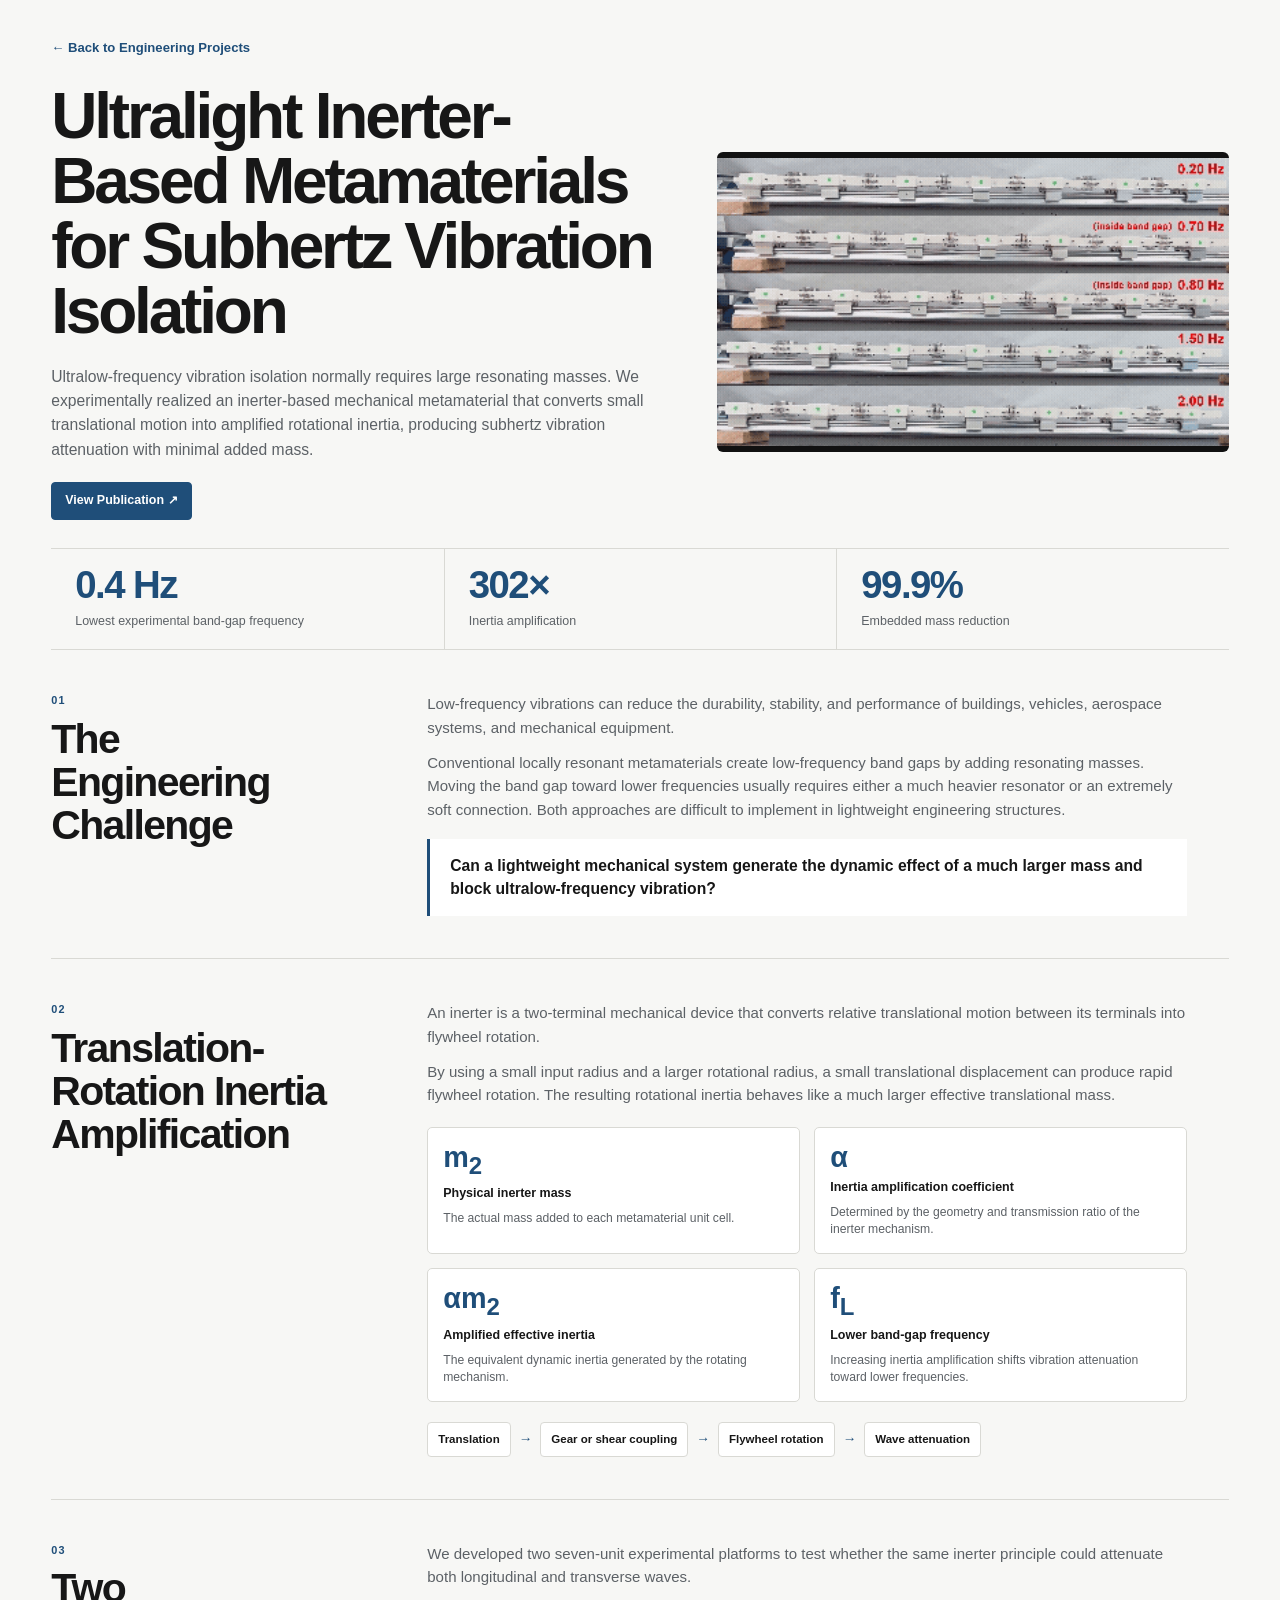
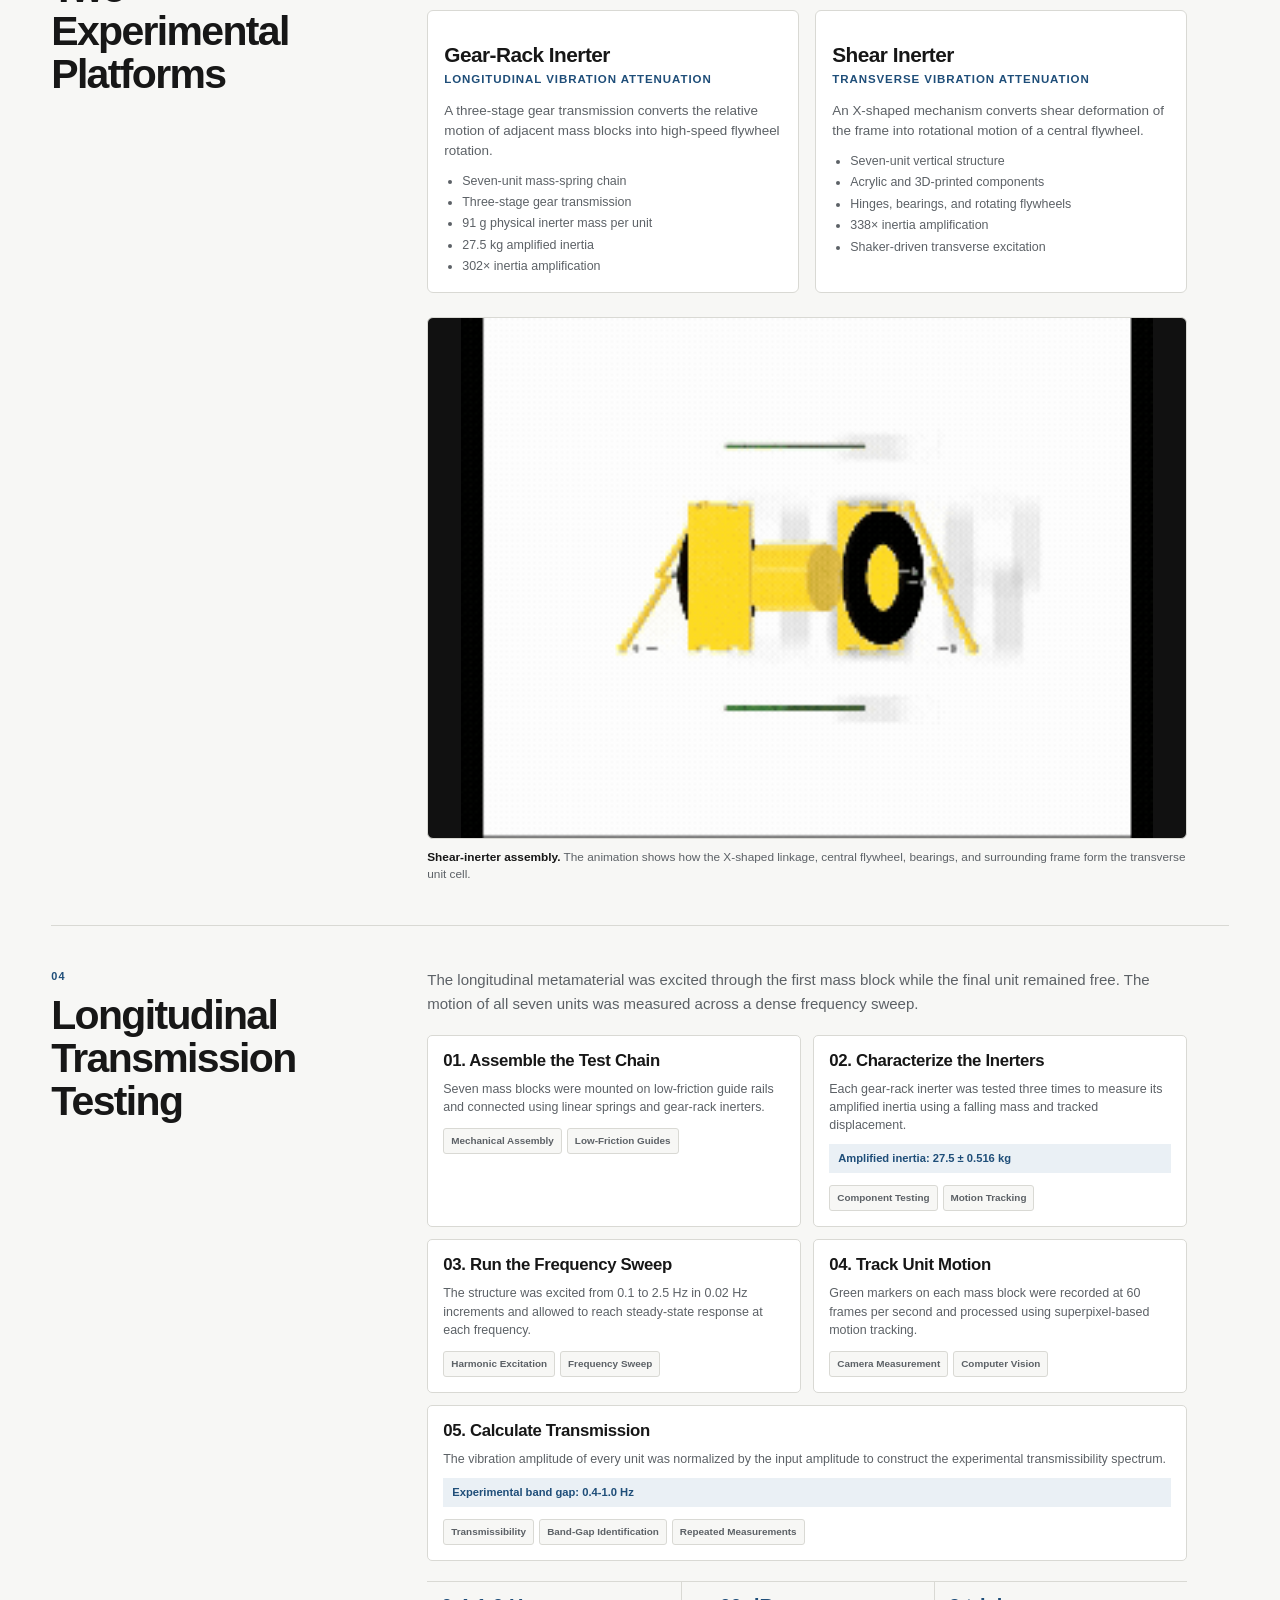
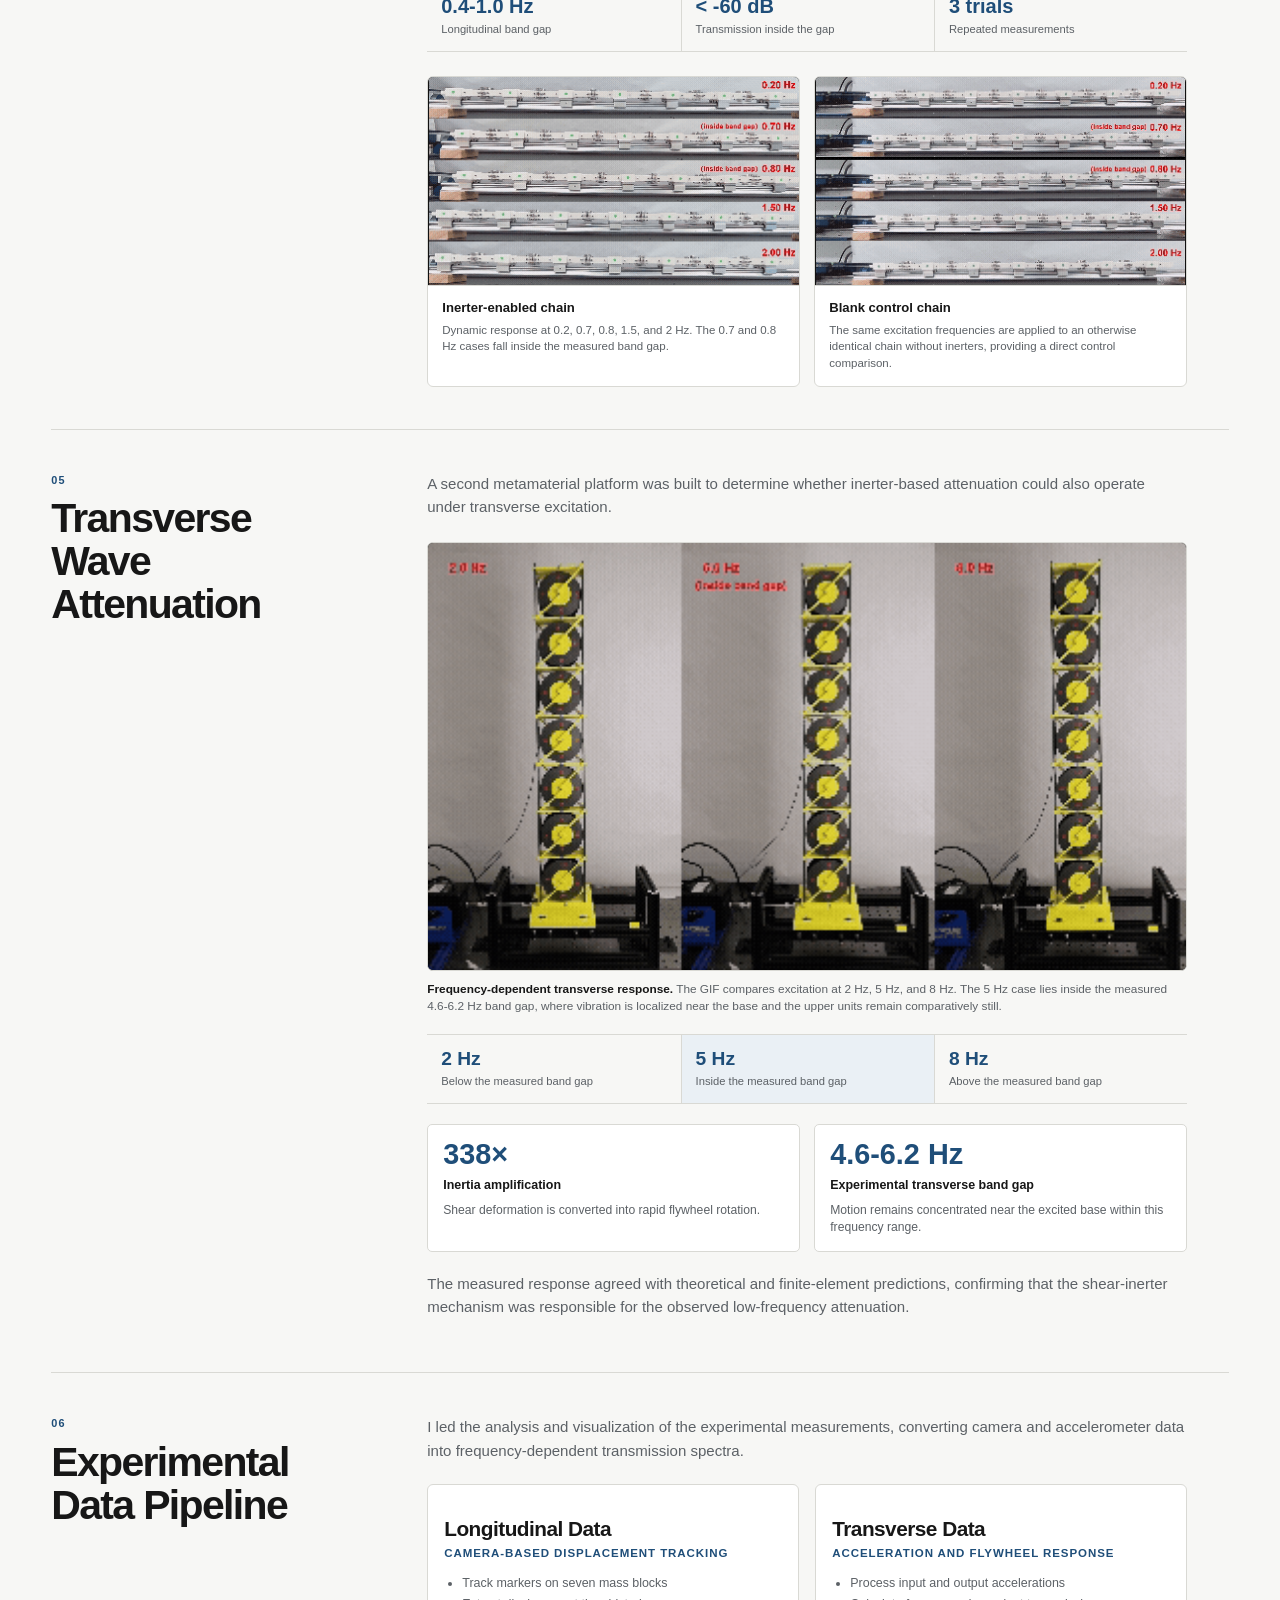
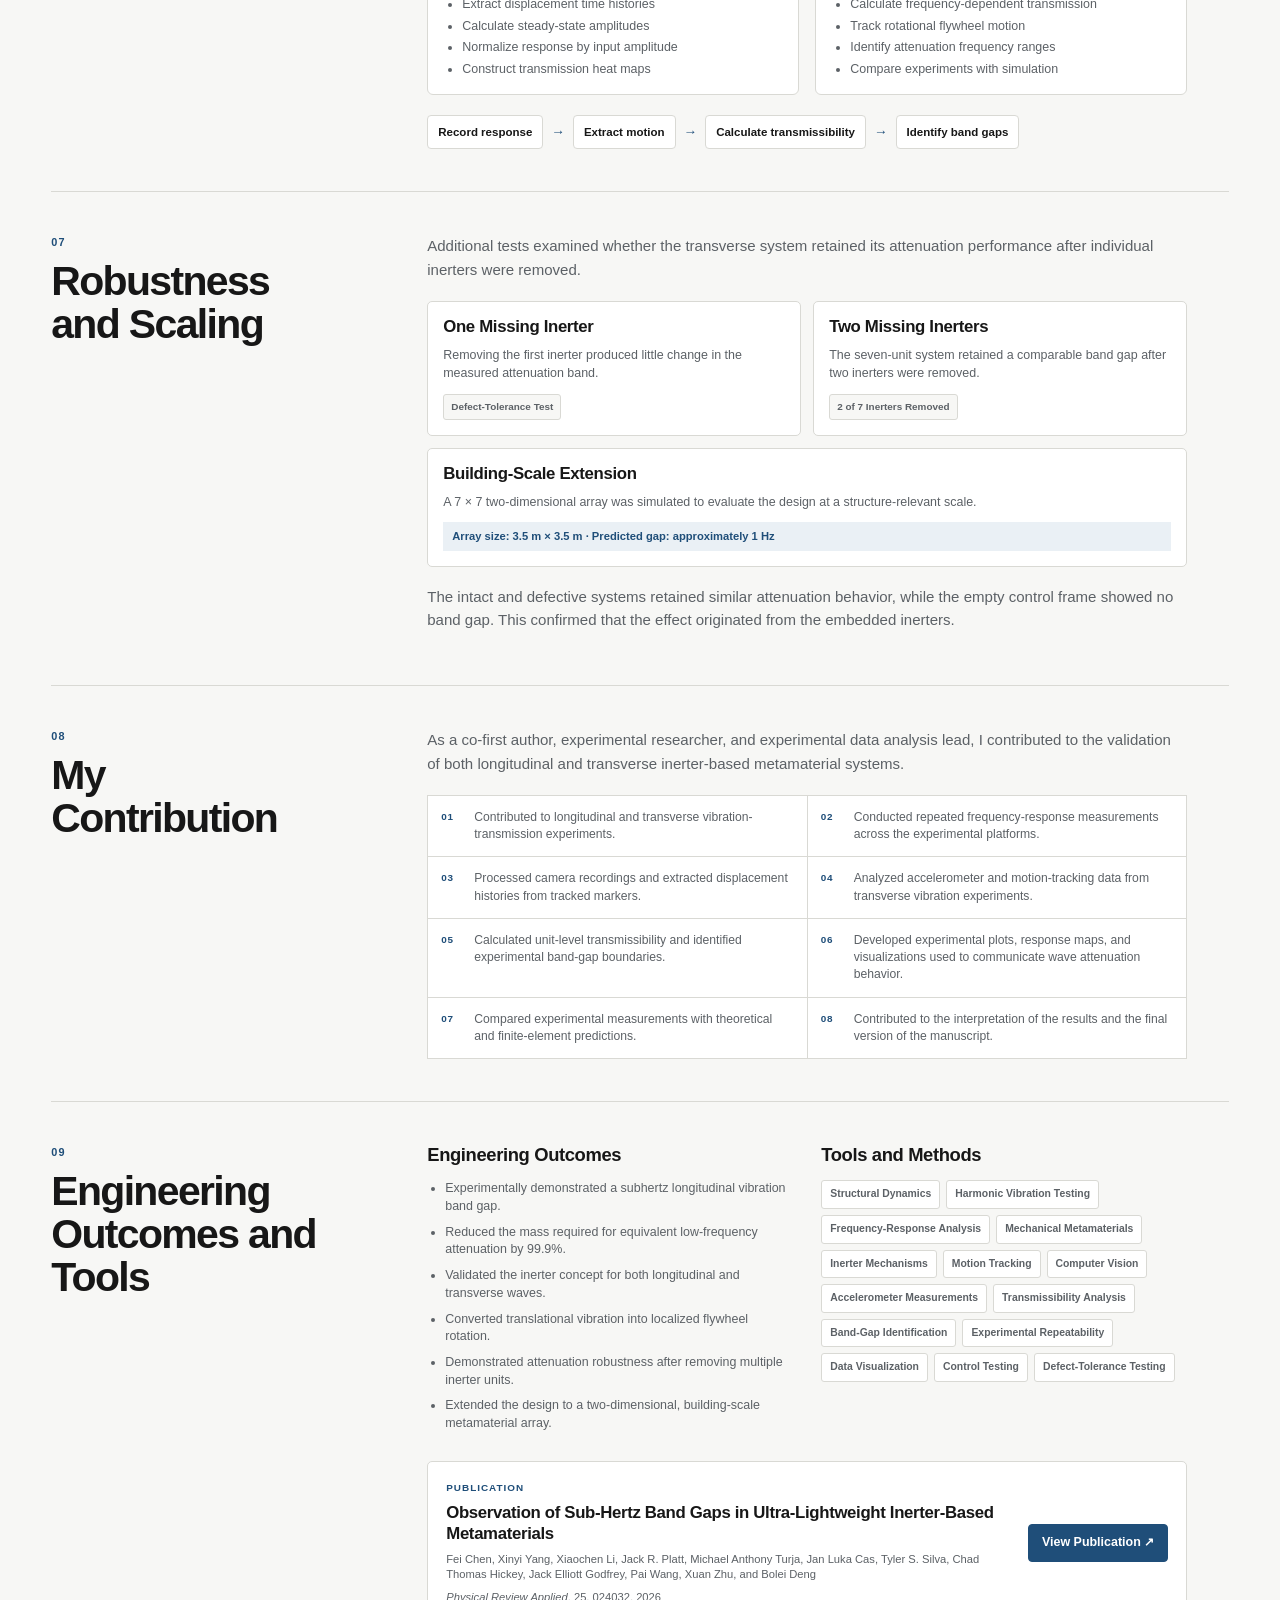
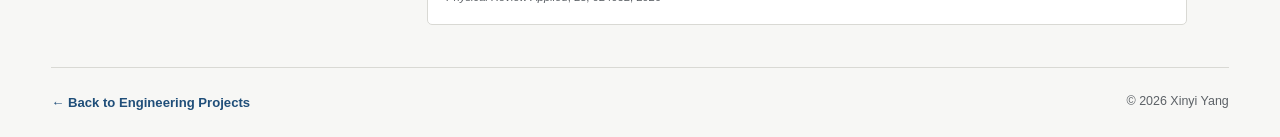
<file: projects/inerter-metamaterials.html>
<!DOCTYPE html>
<html lang="en">

<head>
    <meta charset="UTF-8">

    <meta
        name="viewport"
        content="width=device-width, initial-scale=1.0"
    >

    <title>
        Subhertz Vibration Isolation | Xinyi Yang
    </title>

    <meta
        name="description"
        content="Experimental validation of ultralight inerter-based mechanical metamaterials for subhertz vibration isolation."
    >

    <link rel="stylesheet" href="../style.css?v=3">
    <link rel="stylesheet" href="../project.css?v=9">
</head>

<body class="project-page">

    <main>

        <!-- Compact project introduction -->
        <header class="detail-hero detail-container">

            <a class="detail-back-link" href="../index.html#projects">
                ← Back to Engineering Projects
            </a>

            <div class="detail-hero-grid">

                <!-- Left: Title and introduction -->
                <div class="detail-hero-copy">

                    <h1>
                        Ultralight Inerter-Based Metamaterials
                        for Subhertz Vibration Isolation
                    </h1>

                    <p class="detail-lead">
                        Ultralow-frequency vibration isolation normally
                        requires large resonating masses. We experimentally
                        realized an inerter-based mechanical metamaterial
                        that converts small translational motion into
                        amplified rotational inertia, producing subhertz
                        vibration attenuation with minimal added mass.
                    </p>

                    <div class="detail-links">

                        <a
                            class="detail-button detail-button-primary"
                            href="https://doi.org/10.1103/nwvf-n7lg"
                            target="_blank"
                            rel="noopener noreferrer"
                        >
                            View Publication ↗
                        </a>

                    </div>

                </div>

                <!-- Right: Longitudinal dynamic-response GIF -->
                <figure class="detail-hero-media">

                    <img
                        src="../assets/Supplementary%20movie%201.gif"
                        alt="Frequency-dependent response of the gear-rack-inerter metamaterial"
                        class="detail-hero-image"
                    >

                </figure>

            </div>

        </header>


        <!-- Key engineering results -->
        <section class="detail-stats detail-container">

            <div class="detail-stat">
                <strong>0.4 Hz</strong>
                <span>Lowest experimental band-gap frequency</span>
            </div>

            <div class="detail-stat">
                <strong>302×</strong>
                <span>Inertia amplification</span>
            </div>

            <div class="detail-stat">
                <strong>99.9%</strong>
                <span>Embedded mass reduction</span>
            </div>

        </section>


        <!-- Engineering Challenge -->
        <section class="detail-section detail-container">

            <div class="detail-section-heading">

                <p>01</p>

                <h2>
                    The Engineering Challenge
                </h2>

            </div>

            <div class="detail-section-content">

                <p>
                    Low-frequency vibrations can reduce the durability,
                    stability, and performance of buildings, vehicles,
                    aerospace systems, and mechanical equipment.
                </p>

                <p>
                    Conventional locally resonant metamaterials create
                    low-frequency band gaps by adding resonating masses.
                    Moving the band gap toward lower frequencies usually
                    requires either a much heavier resonator or an extremely
                    soft connection. Both approaches are difficult to
                    implement in lightweight engineering structures.
                </p>

                <blockquote>
                    Can a lightweight mechanical system generate the
                    dynamic effect of a much larger mass and block
                    ultralow-frequency vibration?
                </blockquote>

            </div>

        </section>


        <!-- Mechanical Principle -->
        <section class="detail-section detail-container">

            <div class="detail-section-heading">

                <p>02</p>

                <h2>
                    Translation-Rotation Inertia Amplification
                </h2>

            </div>

            <div class="detail-section-content">

                <p>
                    An inerter is a two-terminal mechanical device that
                    converts relative translational motion between its
                    terminals into flywheel rotation.
                </p>

                <p>
                    By using a small input radius and a larger rotational
                    radius, a small translational displacement can produce
                    rapid flywheel rotation. The resulting rotational inertia
                    behaves like a much larger effective translational mass.
                </p>

                <div class="mechanics-metrics">

                    <div class="mechanics-metric">

                        <strong>
                            m<sub>2</sub>
                        </strong>

                        <span>
                            Physical inerter mass
                        </span>

                        <p>
                            The actual mass added to each metamaterial
                            unit cell.
                        </p>

                    </div>

                    <div class="mechanics-metric">

                        <strong>
                            α
                        </strong>

                        <span>
                            Inertia amplification coefficient
                        </span>

                        <p>
                            Determined by the geometry and transmission
                            ratio of the inerter mechanism.
                        </p>

                    </div>

                    <div class="mechanics-metric">

                        <strong>
                            αm<sub>2</sub>
                        </strong>

                        <span>
                            Amplified effective inertia
                        </span>

                        <p>
                            The equivalent dynamic inertia generated by
                            the rotating mechanism.
                        </p>

                    </div>

                    <div class="mechanics-metric">

                        <strong>
                            f<sub>L</sub>
                        </strong>

                        <span>
                            Lower band-gap frequency
                        </span>

                        <p>
                            Increasing inertia amplification shifts vibration
                            attenuation toward lower frequencies.
                        </p>

                    </div>

                </div>

                <div class="design-flow">

                    <span>Translation</span>
                    <b>→</b>
                    <span>Gear or shear coupling</span>
                    <b>→</b>
                    <span>Flywheel rotation</span>
                    <b>→</b>
                    <span>Wave attenuation</span>

                </div>

            </div>

        </section>


        <!-- Two Experimental Platforms -->
        <section class="detail-section detail-container">

            <div class="detail-section-heading">

                <p>03</p>

                <h2>
                    Two Experimental Platforms
                </h2>

            </div>

            <div class="detail-section-content">

                <p>
                    We developed two seven-unit experimental platforms to
                    test whether the same inerter principle could attenuate
                    both longitudinal and transverse waves.
                </p>

                <div class="architecture-grid">

                    <!-- Longitudinal system -->
                    <article class="architecture-card">

                        <h3>
                            Gear-Rack Inerter
                        </h3>

                        <p class="architecture-subtitle">
                            Longitudinal vibration attenuation
                        </p>

                        <p>
                            A three-stage gear transmission converts the
                            relative motion of adjacent mass blocks into
                            high-speed flywheel rotation.
                        </p>

                        <ul>
                            <li>Seven-unit mass-spring chain</li>
                            <li>Three-stage gear transmission</li>
                            <li>91 g physical inerter mass per unit</li>
                            <li>27.5 kg amplified inertia</li>
                            <li>302× inertia amplification</li>
                        </ul>

                    </article>


                    <!-- Transverse system -->
                    <article class="architecture-card">

                        <h3>
                            Shear Inerter
                        </h3>

                        <p class="architecture-subtitle">
                            Transverse vibration attenuation
                        </p>

                        <p>
                            An X-shaped mechanism converts shear deformation
                            of the frame into rotational motion of a central
                            flywheel.
                        </p>

                        <ul>
                            <li>Seven-unit vertical structure</li>
                            <li>Acrylic and 3D-printed components</li>
                            <li>Hinges, bearings, and rotating flywheels</li>
                            <li>338× inertia amplification</li>
                            <li>Shaker-driven transverse excitation</li>
                        </ul>

                    </article>

                </div>

                <figure class="section-media">

                    <div class="section-media-frame">
                        <img
                            src="../assets/Supplementary%20movie%203.gif"
                            alt="Animation showing the shear-inerter assembly process"
                            loading="lazy"
                        >
                    </div>

                    <figcaption>
                        <strong>Shear-inerter assembly.</strong>
                        The animation shows how the X-shaped linkage,
                        central flywheel, bearings, and surrounding frame
                        form the transverse unit cell.
                    </figcaption>

                </figure>

            </div>

        </section>


        <!-- Longitudinal Testing -->
        <section class="detail-section detail-container">

            <div class="detail-section-heading">

                <p>04</p>

                <h2>
                    Longitudinal Transmission Testing
                </h2>

            </div>

            <div class="detail-section-content">

                <p>
                    The longitudinal metamaterial was excited through the
                    first mass block while the final unit remained free.
                    The motion of all seven units was measured across a
                    dense frequency sweep.
                </p>

                <div class="validation-grid">

                    <article class="validation-card">

                        <h3>
                            01. Assemble the Test Chain
                        </h3>

                        <p>
                            Seven mass blocks were mounted on low-friction
                            guide rails and connected using linear springs
                            and gear-rack inerters.
                        </p>

                        <div class="validation-tags">
                            <span>Mechanical Assembly</span>
                            <span>Low-Friction Guides</span>
                        </div>

                    </article>


                    <article class="validation-card">

                        <h3>
                            02. Characterize the Inerters
                        </h3>

                        <p>
                            Each gear-rack inerter was tested three times
                            to measure its amplified inertia using a falling
                            mass and tracked displacement.
                        </p>

                        <div class="validation-result">
                            Amplified inertia: 27.5 ± 0.516 kg
                        </div>

                        <div class="validation-tags">
                            <span>Component Testing</span>
                            <span>Motion Tracking</span>
                        </div>

                    </article>


                    <article class="validation-card">

                        <h3>
                            03. Run the Frequency Sweep
                        </h3>

                        <p>
                            The structure was excited from 0.1 to 2.5 Hz
                            in 0.02 Hz increments and allowed to reach
                            steady-state response at each frequency.
                        </p>

                        <div class="validation-tags">
                            <span>Harmonic Excitation</span>
                            <span>Frequency Sweep</span>
                        </div>

                    </article>


                    <article class="validation-card">

                        <h3>
                            04. Track Unit Motion
                        </h3>

                        <p>
                            Green markers on each mass block were recorded
                            at 60 frames per second and processed using
                            superpixel-based motion tracking.
                        </p>

                        <div class="validation-tags">
                            <span>Camera Measurement</span>
                            <span>Computer Vision</span>
                        </div>

                    </article>


                    <article class="validation-card validation-card-wide">

                        <h3>
                            05. Calculate Transmission
                        </h3>

                        <p>
                            The vibration amplitude of every unit was
                            normalized by the input amplitude to construct
                            the experimental transmissibility spectrum.
                        </p>

                        <div class="validation-result">
                            Experimental band gap: 0.4-1.0 Hz
                        </div>

                        <div class="validation-tags">
                            <span>Transmissibility</span>
                            <span>Band-Gap Identification</span>
                            <span>Repeated Measurements</span>
                        </div>

                    </article>

                </div>

                <div class="design-example">

                    <div>
                        <strong>0.4-1.0 Hz</strong>
                        <span>Longitudinal band gap</span>
                    </div>

                    <div>
                        <strong>&lt; -60 dB</strong>
                        <span>Transmission inside the gap</span>
                    </div>

                    <div>
                        <strong>3 trials</strong>
                        <span>Repeated measurements</span>
                    </div>

                </div>

                <div class="media-comparison-grid">

                    <figure class="media-card">

                        <div class="media-card-frame">
                            <img
                                src="../assets/Supplementary%20movie%201.gif"
                                alt="Gear-rack-inerter metamaterial responding at five excitation frequencies"
                                loading="lazy"
                            >
                        </div>

                        <figcaption>
                            <strong>Inerter-enabled chain</strong>
                            <span>
                                Dynamic response at 0.2, 0.7, 0.8,
                                1.5, and 2 Hz. The 0.7 and 0.8 Hz cases
                                fall inside the measured band gap.
                            </span>
                        </figcaption>

                    </figure>


                    <figure class="media-card">

                        <div class="media-card-frame">
                            <img
                                src="../assets/Supplementary%20movie%202.gif"
                                alt="Blank control chain without inerters responding at five excitation frequencies"
                                loading="lazy"
                            >
                        </div>

                        <figcaption>
                            <strong>Blank control chain</strong>
                            <span>
                                The same excitation frequencies are applied
                                to an otherwise identical chain without
                                inerters, providing a direct control comparison.
                            </span>
                        </figcaption>

                    </figure>

                </div>

            </div>

        </section>


        <!-- Transverse Testing -->
        <section class="detail-section detail-container">

            <div class="detail-section-heading">

                <p>05</p>

                <h2>
                    Transverse Wave Attenuation
                </h2>

            </div>

            <div class="detail-section-content">

                <p>
                    A second metamaterial platform was built to determine
                    whether inerter-based attenuation could also operate
                    under transverse excitation.
                </p>

                <figure class="section-media section-media-featured">

                    <div class="section-media-frame">
                        <img
                            src="../assets/Supplementary%20movie%204.gif"
                            alt="Transverse dynamic response of the shear-inerter metamaterial at 2, 5, and 8 hertz"
                            loading="lazy"
                        >
                    </div>

                    <figcaption>
                        <strong>Frequency-dependent transverse response.</strong>
                        The GIF compares excitation at 2 Hz, 5 Hz, and 8 Hz.
                        The 5 Hz case lies inside the measured 4.6-6.2 Hz
                        band gap, where vibration is localized near the base
                        and the upper units remain comparatively still.
                    </figcaption>

                </figure>

                <div class="frequency-strip">

                    <div class="frequency-item">
                        <strong>2 Hz</strong>
                        <span>Below the measured band gap</span>
                    </div>

                    <div class="frequency-item frequency-item-highlight">
                        <strong>5 Hz</strong>
                        <span>Inside the measured band gap</span>
                    </div>

                    <div class="frequency-item">
                        <strong>8 Hz</strong>
                        <span>Above the measured band gap</span>
                    </div>

                </div>

                <div class="mechanics-metrics transverse-summary">

                    <div class="mechanics-metric">

                        <strong>338×</strong>

                        <span>
                            Inertia amplification
                        </span>

                        <p>
                            Shear deformation is converted into rapid
                            flywheel rotation.
                        </p>

                    </div>

                    <div class="mechanics-metric">

                        <strong>4.6-6.2 Hz</strong>

                        <span>
                            Experimental transverse band gap
                        </span>

                        <p>
                            Motion remains concentrated near the excited
                            base within this frequency range.
                        </p>

                    </div>

                </div>

                <p>
                    The measured response agreed with theoretical and
                    finite-element predictions, confirming that the
                    shear-inerter mechanism was responsible for the
                    observed low-frequency attenuation.
                </p>

            </div>

        </section>


        <!-- Experimental Data Pipeline -->
        <section class="detail-section detail-container">

            <div class="detail-section-heading">

                <p>06</p>

                <h2>
                    Experimental Data Pipeline
                </h2>

            </div>

            <div class="detail-section-content">

                <p>
                    I led the analysis and visualization of the experimental
                    measurements, converting camera and accelerometer data
                    into frequency-dependent transmission spectra.
                </p>

                <div class="architecture-grid">

                    <article class="architecture-card">

                        <h3>
                            Longitudinal Data
                        </h3>

                        <p class="architecture-subtitle">
                            Camera-based displacement tracking
                        </p>

                        <ul>
                            <li>Track markers on seven mass blocks</li>
                            <li>Extract displacement time histories</li>
                            <li>Calculate steady-state amplitudes</li>
                            <li>Normalize response by input amplitude</li>
                            <li>Construct transmission heat maps</li>
                        </ul>

                    </article>


                    <article class="architecture-card">

                        <h3>
                            Transverse Data
                        </h3>

                        <p class="architecture-subtitle">
                            Acceleration and flywheel response
                        </p>

                        <ul>
                            <li>Process input and output accelerations</li>
                            <li>Calculate frequency-dependent transmission</li>
                            <li>Track rotational flywheel motion</li>
                            <li>Identify attenuation frequency ranges</li>
                            <li>Compare experiments with simulation</li>
                        </ul>

                    </article>

                </div>

                <div class="design-flow">

                    <span>Record response</span>
                    <b>→</b>
                    <span>Extract motion</span>
                    <b>→</b>
                    <span>Calculate transmissibility</span>
                    <b>→</b>
                    <span>Identify band gaps</span>

                </div>

            </div>

        </section>


        <!-- Robustness and Scaling -->
        <section class="detail-section detail-container">

            <div class="detail-section-heading">

                <p>07</p>

                <h2>
                    Robustness and Scaling
                </h2>

            </div>

            <div class="detail-section-content">

                <p>
                    Additional tests examined whether the transverse system
                    retained its attenuation performance after individual
                    inerters were removed.
                </p>

                <div class="validation-grid">

                    <article class="validation-card">

                        <h3>
                            One Missing Inerter
                        </h3>

                        <p>
                            Removing the first inerter produced little
                            change in the measured attenuation band.
                        </p>

                        <div class="validation-tags">
                            <span>Defect-Tolerance Test</span>
                        </div>

                    </article>


                    <article class="validation-card">

                        <h3>
                            Two Missing Inerters
                        </h3>

                        <p>
                            The seven-unit system retained a comparable
                            band gap after two inerters were removed.
                        </p>

                        <div class="validation-tags">
                            <span>2 of 7 Inerters Removed</span>
                        </div>

                    </article>


                    <article class="validation-card validation-card-wide">

                        <h3>
                            Building-Scale Extension
                        </h3>

                        <p>
                            A 7 × 7 two-dimensional array was simulated
                            to evaluate the design at a structure-relevant
                            scale.
                        </p>

                        <div class="validation-result">
                            Array size: 3.5 m × 3.5 m · Predicted gap: approximately 1 Hz
                        </div>

                    </article>

                </div>

                <p class="section-closing-note">
                    The intact and defective systems retained similar
                    attenuation behavior, while the empty control frame
                    showed no band gap. This confirmed that the effect
                    originated from the embedded inerters.
                </p>

            </div>

        </section>


        <!-- My Contribution -->
        <section class="detail-section detail-container">

            <div class="detail-section-heading">

                <p>08</p>

                <h2>
                    My Contribution
                </h2>

            </div>

            <div class="detail-section-content">

                <p>
                    As a co-first author, experimental researcher, and
                    experimental data analysis lead, I contributed to the
                    validation of both longitudinal and transverse
                    inerter-based metamaterial systems.
                </p>

                <div class="contribution-grid">

                    <div class="contribution-item">

                        <span>01</span>

                        <p>
                            Contributed to longitudinal and transverse
                            vibration-transmission experiments.
                        </p>

                    </div>


                    <div class="contribution-item">

                        <span>02</span>

                        <p>
                            Conducted repeated frequency-response measurements
                            across the experimental platforms.
                        </p>

                    </div>


                    <div class="contribution-item">

                        <span>03</span>

                        <p>
                            Processed camera recordings and extracted
                            displacement histories from tracked markers.
                        </p>

                    </div>


                    <div class="contribution-item">

                        <span>04</span>

                        <p>
                            Analyzed accelerometer and motion-tracking data
                            from transverse vibration experiments.
                        </p>

                    </div>


                    <div class="contribution-item">

                        <span>05</span>

                        <p>
                            Calculated unit-level transmissibility and
                            identified experimental band-gap boundaries.
                        </p>

                    </div>


                    <div class="contribution-item">

                        <span>06</span>

                        <p>
                            Developed experimental plots, response maps, and
                            visualizations used to communicate wave
                            attenuation behavior.
                        </p>

                    </div>


                    <div class="contribution-item">

                        <span>07</span>

                        <p>
                            Compared experimental measurements with
                            theoretical and finite-element predictions.
                        </p>

                    </div>


                    <div class="contribution-item">

                        <span>08</span>

                        <p>
                            Contributed to the interpretation of the results
                            and the final version of the manuscript.
                        </p>

                    </div>

                </div>

            </div>

        </section>


        <!-- Engineering Outcomes and Tools -->
        <section class="detail-section detail-container">

            <div class="detail-section-heading">

                <p>09</p>

                <h2>
                    Engineering Outcomes and Tools
                </h2>

            </div>

            <div class="detail-section-content">

                <div class="outcomes-tools-grid">

                    <!-- Engineering outcomes -->
                    <div class="outcomes-column">

                        <h3>
                            Engineering Outcomes
                        </h3>

                        <ul class="outcomes-list">

                            <li>
                                Experimentally demonstrated a subhertz
                                longitudinal vibration band gap.
                            </li>

                            <li>
                                Reduced the mass required for equivalent
                                low-frequency attenuation by 99.9%.
                            </li>

                            <li>
                                Validated the inerter concept for both
                                longitudinal and transverse waves.
                            </li>

                            <li>
                                Converted translational vibration into
                                localized flywheel rotation.
                            </li>

                            <li>
                                Demonstrated attenuation robustness after
                                removing multiple inerter units.
                            </li>

                            <li>
                                Extended the design to a two-dimensional,
                                building-scale metamaterial array.
                            </li>

                        </ul>

                    </div>


                    <!-- Tools and methods -->
                    <div class="tools-column">

                        <h3>
                            Tools and Methods
                        </h3>

                        <div class="tool-tags">

                            <span>Structural Dynamics</span>
                            <span>Harmonic Vibration Testing</span>
                            <span>Frequency-Response Analysis</span>
                            <span>Mechanical Metamaterials</span>
                            <span>Inerter Mechanisms</span>
                            <span>Motion Tracking</span>
                            <span>Computer Vision</span>
                            <span>Accelerometer Measurements</span>
                            <span>Transmissibility Analysis</span>
                            <span>Band-Gap Identification</span>
                            <span>Experimental Repeatability</span>
                            <span>Data Visualization</span>
                            <span>Control Testing</span>
                            <span>Defect-Tolerance Testing</span>

                        </div>

                    </div>

                </div>


                <!-- Publication -->
                <div class="publication-panel">

                    <div class="publication-information">

                        <span class="publication-label">
                            Publication
                        </span>

                        <h3>
                            Observation of Sub-Hertz Band Gaps in
                            Ultra-Lightweight Inerter-Based Metamaterials
                        </h3>

                        <p>
                            Fei Chen, Xinyi Yang, Xiaochen Li,
                            Jack R. Platt, Michael Anthony Turja,
                            Jan Luka Cas, Tyler S. Silva,
                            Chad Thomas Hickey, Jack Elliott Godfrey,
                            Pai Wang, Xuan Zhu, and Bolei Deng
                        </p>

                        <p>
                            <em>Physical Review Applied</em>,
                            25, 024032, 2026
                        </p>

                    </div>

                    <a
                        class="detail-button detail-button-primary"
                        href="https://doi.org/10.1103/nwvf-n7lg"
                        target="_blank"
                        rel="noopener noreferrer"
                    >
                        View Publication ↗
                    </a>

                </div>

            </div>

        </section>

    </main>


    <footer class="detail-footer">

        <div class="detail-container">

            <a class="detail-back-link" href="../index.html#projects">
                ← Back to Engineering Projects
            </a>

            <p>© 2026 Xinyi Yang</p>

        </div>

    </footer>

</body>

</html>
</file>
<file: style.css>
:root {
    --background: #f7f7f5;
    --surface: #ffffff;
    --text-primary: #171717;
    --text-secondary: #5c6166;
    --border: #d9d9d4;
    --accent: #1f4e79;
    --accent-dark: #173a5b;
    --max-width: 1120px;
}


/* Basic reset */

* {
    box-sizing: border-box;
}

html {
    scroll-behavior: smooth;
}

body {
    margin: 0;
    background: var(--background);
    color: var(--text-primary);
    font-family: Arial, Helvetica, sans-serif;
    line-height: 1.6;
}

img {
    max-width: 100%;
}

.container {
    width: min(90%, var(--max-width));
    margin: 0 auto;
}


/* Introduction */

.hero {
    padding-top: 100px;
    padding-bottom: 100px;
}

.hero h1 {
    margin: 0;
    font-size: clamp(3.5rem, 7vw, 5.5rem);
    line-height: 1;
    letter-spacing: -0.05em;
}

.hero-layout {
    margin-top: 48px;
    display: grid;
    grid-template-columns: minmax(0, 1.65fr) minmax(260px, 0.75fr);
    align-items: center;
    gap: clamp(50px, 8vw, 110px);
}


/* Introduction text */

.hero-copy {
    min-width: 0;
}

.hero-copy h2 {
    max-width: 800px;
    margin: 0 0 28px;
    font-size: clamp(1.5rem, 2.6vw, 2.2rem);
    font-weight: 500;
    line-height: 1.3;
    letter-spacing: -0.025em;
}

.hero-description {
    max-width: 720px;
    margin: 0 0 18px;
    color: var(--text-secondary);
    font-size: 1.08rem;
}

.hero-description:last-child {
    margin-bottom: 0;
}

.hero-cv-link {
    display: inline-flex;
    align-items: center;
    justify-content: center;
    margin-top: 1rem;
    padding: 0.75rem 1.25rem;
    border: 1px solid currentColor;
    border-radius: 999px;
    color: inherit;
    font-size: 0.95rem;
    font-weight: 600;
    text-decoration: none;
    transition:
        background-color 0.2s ease,
        color 0.2s ease,
        transform 0.2s ease;
}

.hero-cv-link:hover {
    background-color: currentColor;
    color: var(--background-color, #ffffff);
    transform: translateY(-2px);
}

.hero-cv-link:focus-visible {
    outline: 2px solid currentColor;
    outline-offset: 4px;
}
/* Profile photo */

.hero-photo {
    width: 100%;
    max-width: 380px;
    justify-self: end;
}

.profile-image {
    width: 100%;
    aspect-ratio: 4 / 5;
    display: block;
    object-fit: cover;
    object-position: center top;
    border-radius: 4px;
}


/* Main sections */

.section {
    padding-top: 68px;
    padding-bottom: 68px;
    border-top: 1px solid var(--border);
}

.section-title {
    margin: 0;
    font-size: clamp(2rem, 4vw, 3.25rem);
    line-height: 1.05;
    letter-spacing: -0.04em;
}

.temporary-text {
    max-width: 720px;
    margin: 24px 0 0;
    color: var(--text-secondary);
    font-size: 1rem;
}


/* Project list */

.projects-list {
    margin-top: 30px;
}

.project-card {
    display: grid;
    grid-template-columns: minmax(0, 1.2fr) minmax(340px, 0.8fr);
    align-items: start;
    gap: clamp(38px, 6vw, 72px);
    padding: 40px 0;
    border-top: 1px solid var(--border);
}

.project-card:last-child {
    border-bottom: 1px solid var(--border);
}


/* Left project introduction */

.project-content {
    min-width: 0;
}

.project-title {
    max-width: 720px;
    margin: 0;
    font-size: clamp(1.75rem, 3.2vw, 2.6rem);
    font-weight: 600;
    line-height: 1.13;
    letter-spacing: -0.035em;
}

.project-summary {
    max-width: 700px;
    margin-top: 20px;
    color: var(--text-secondary);
    font-size: 0.96rem;
    line-height: 1.5;
}

.project-summary p {
    margin: 0 0 12px;
}

.project-summary p:last-child {
    margin-bottom: 0;
}


/* Compact project links */

.project-links {
    margin-top: 22px;
    display: flex;
    flex-wrap: wrap;
    gap: 9px;
}

.project-button {
    min-height: 38px;
    padding: 7px 13px;
    display: inline-flex;
    align-items: center;
    justify-content: center;
    border: 1px solid var(--accent);
    border-radius: 4px;
    font-size: 0.8rem;
    font-weight: 700;
    text-decoration: none;
}

.primary-project-button {
    background: var(--accent);
    color: #ffffff;
}

.primary-project-button:hover {
    background: var(--accent-dark);
}

.secondary-project-button {
    background: transparent;
    color: var(--accent);
}

.secondary-project-button:hover {
    background: #eaf0f5;
}


/* Right image and details */

.project-side {
    min-width: 0;
}

.project-media {
    display: block;
    overflow: hidden;
    background: #e7e7e2;
    border-radius: 5px;
}

.project-image {
    width: 100%;
    height: 185px;
    display: block;
    object-fit: cover;
    object-position: center 42%;
    transition: transform 250ms ease;
}

.project-media:hover .project-image {
    transform: scale(1.015);
}


/* Compact project details */

.project-details {
    margin: 18px 0 0;
    padding: 0;
    display: grid;
    grid-template-columns: repeat(2, minmax(0, 1fr));
    gap: 14px 22px;
}

.project-detail {
    min-width: 0;
    margin: 0;
}

.project-detail-wide {
    grid-column: 1 / -1;
}

.project-detail dt {
    margin: 0 0 3px;
    color: var(--text-secondary);
    font-size: 0.65rem;
    font-weight: 700;
    letter-spacing: 0.1em;
    text-transform: uppercase;
}

.project-detail dd {
    margin: 0;
    font-size: 0.82rem;
    line-height: 1.38;
}


/* Footer */

.site-footer {
    border-top: 1px solid var(--border);
}

.footer-content {
    min-height: 100px;
    display: flex;
    align-items: center;
    color: var(--text-secondary);
    font-size: 0.9rem;
}

.footer-content p {
    margin: 0;
}


/* Tablet */

@media (max-width: 900px) {
    .hero-layout {
        grid-template-columns: minmax(0, 1.3fr) minmax(230px, 0.7fr);
        gap: 48px;
    }

    .hero-photo {
        max-width: 330px;
    }

    .project-card {
        grid-template-columns: minmax(0, 1fr) minmax(300px, 0.75fr);
        gap: 36px;
    }

    .project-title {
        font-size: clamp(1.65rem, 3.6vw, 2.2rem);
    }

    .project-image {
        height: 170px;
    }
}


/* Mobile */

@media (max-width: 760px) {
    .hero {
        padding-top: 70px;
        padding-bottom: 70px;
    }

    .hero h1 {
        font-size: clamp(3.2rem, 16vw, 4.5rem);
    }

    .hero-layout {
        margin-top: 36px;
        grid-template-columns: 1fr;
        gap: 42px;
    }

    .hero-copy h2 {
        margin-top: 0;
        font-size: clamp(1.4rem, 7vw, 1.9rem);
    }

    .hero-description {
        font-size: 1rem;
    }

    .hero-photo {
        width: min(100%, 360px);
        max-width: none;
        justify-self: start;
    }

    .section {
        padding-top: 58px;
        padding-bottom: 58px;
    }

    .section-title {
        font-size: clamp(2rem, 9vw, 2.8rem);
    }

    .projects-list {
        margin-top: 26px;
    }

    .project-card {
        grid-template-columns: 1fr;
        gap: 28px;
        padding: 34px 0;
    }

    .project-title {
        font-size: 1.7rem;
    }

    .project-summary {
        margin-top: 18px;
        font-size: 0.95rem;
    }

    .project-links {
        margin-top: 20px;
    }

    .project-side {
        display: flex;
        flex-direction: column;
        gap: 18px;
    }

    .project-image {
        height: auto;
        aspect-ratio: 16 / 9;
    }

    .project-details {
        margin-top: 0;
        grid-template-columns: repeat(2, minmax(0, 1fr));
        gap: 15px 20px;
    }

    .footer-content {
        min-height: 85px;
    }
}


/* Small mobile */

@media (max-width: 520px) {
    .project-details {
        grid-template-columns: 1fr;
    }

    .project-detail-wide {
        grid-column: auto;
    }
}

@media (max-width: 420px) {
    .container {
        width: min(88%, var(--max-width));
    }

    .hero {
        padding-top: 55px;
        padding-bottom: 60px;
    }

    .hero-layout {
        margin-top: 30px;
        gap: 34px;
    }

    .section {
        padding-top: 50px;
        padding-bottom: 50px;
    }

    .project-card {
        padding: 30px 0;
    }

    .project-links {
        gap: 7px;
    }

    .project-button {
        padding: 7px 11px;
        font-size: 0.76rem;
    }
}

/* Engineering skillset */

.skillset-grid {
    margin-top: 34px;
    display: grid;
    grid-template-columns: repeat(2, minmax(0, 1fr));
    border-top: 1px solid var(--border);
    border-left: 1px solid var(--border);
}

.skillset-card {
    min-width: 0;
    padding: 28px;
    border-right: 1px solid var(--border);
    border-bottom: 1px solid var(--border);
}

.skillset-card h3 {
    margin: 0 0 18px;
    font-size: 1.05rem;
    line-height: 1.3;
}

.skillset-tags {
    display: flex;
    flex-wrap: wrap;
    gap: 8px;
}

.skillset-tags span {
    padding: 6px 10px;
    background: #eaf0f5;
    color: var(--text-primary);
    border-radius: 3px;
    font-size: 0.76rem;
    line-height: 1.35;
}


/* Contact */

.contact-text {
    max-width: 700px;
    margin: 24px 0 0;
    color: var(--text-secondary);
    font-size: 1rem;
    line-height: 1.6;
}

.contact-links {
    margin-top: 24px;
    display: flex;
    flex-wrap: wrap;
    gap: 9px;
}


/* Skillset and contact mobile layout */

@media (max-width: 760px) {

    .skillset-grid {
        grid-template-columns: 1fr;
    }

    .skillset-card {
        padding: 24px 22px;
    }

    .contact-links {
        align-items: stretch;
        flex-direction: column;
    }

    .contact-links .project-button {
        width: 100%;
    }
}
</file>
<file: project.css>
/* Project detail page */

.project-page {
    background: var(--background);
    color: var(--text-primary);
}

.detail-container {
    width: min(92%, 1180px);
    margin: 0 auto;
}

/* Responsive project media */

.geometry-visual,
.validation-visual {
    width: 100%;
    margin-top: 24px;
    overflow: hidden;
    background: #f3f3f1;
    border: 1px solid var(--border);
    border-radius: 6px;
}

.geometry-visual img,
.validation-visual img {
    display: block;
    width: 100%;
    max-width: none;
    height: auto;
}

.architecture-visual {
    width: 100%;
    aspect-ratio: 16 / 9;
    margin-bottom: 22px;
    overflow: hidden;
    background: #f3f3f1;
    border: 1px solid var(--border);
    border-radius: 6px;
}

.architecture-visual img {
    display: block;
    width: 100%;
    height: 100%;
    object-fit: contain;
    object-position: center;
}
/* Back link */

.detail-back-link {
    color: var(--accent);
    font-size: 0.82rem;
    font-weight: 700;
    text-decoration: none;
}

.detail-back-link:hover {
    text-decoration: underline;
}


/* Compact project hero */

.detail-hero {
    padding-top: 34px;
    padding-bottom: 28px;
}

.detail-hero-grid {
    margin-top: 24px;
    display: grid;
    grid-template-columns: minmax(0, 1.08fr) minmax(380px, 0.92fr);
    align-items: center;
    gap: clamp(34px, 5vw, 64px);
}

.detail-hero-copy {
    min-width: 0;
}

.detail-hero h1 {
    margin: 0;
    font-size: clamp(2.6rem, 5vw, 4.1rem);
    font-weight: 600;
    line-height: 1.02;
    letter-spacing: -0.05em;
}

.detail-lead {
    max-width: 680px;
    margin: 20px 0 0;
    color: var(--text-secondary);
    font-size: 0.98rem;
    line-height: 1.55;
}

.detail-links {
    margin-top: 20px;
    display: flex;
    flex-wrap: wrap;
    gap: 9px;
}

.detail-button {
    min-height: 38px;
    padding: 7px 13px;
    display: inline-flex;
    align-items: center;
    justify-content: center;
    border: 1px solid var(--accent);
    border-radius: 4px;
    font-size: 0.78rem;
    font-weight: 700;
    text-decoration: none;
}

.detail-button-primary {
    background: var(--accent);
    color: #ffffff;
}

.detail-button-primary:hover {
    background: var(--accent-dark);
}


/* Compact hero GIF */

.detail-hero-media {
    width: 100%;
    height: 300px;
    margin: 0;
    overflow: hidden;
    background: #e7e7e2;
    border-radius: 6px;
}

.detail-hero-image {
    width: 100%;
    height: 100%;
    display: block;
    object-fit: contain;
    object-position: center;
    background: #111111;
}


/* Key engineering results */

.detail-stats {
    display: grid;
    grid-template-columns: repeat(3, minmax(0, 1fr));
    border-top: 1px solid var(--border);
    border-bottom: 1px solid var(--border);
}

.detail-stat {
    min-height: 96px;
    padding: 17px 24px;
    display: flex;
    flex-direction: column;
    justify-content: center;
}

.detail-stat + .detail-stat {
    border-left: 1px solid var(--border);
}

.detail-stat strong {
    display: block;
    color: var(--accent);
    font-size: clamp(1.85rem, 3vw, 2.5rem);
    line-height: 1;
    letter-spacing: -0.04em;
}

.detail-stat span {
    margin-top: 8px;
    color: var(--text-secondary);
    font-size: 0.78rem;
}


/* Compact content section */

.detail-section {
    padding-top: 42px;
    padding-bottom: 42px;
    display: grid;
    grid-template-columns: minmax(210px, 0.55fr) minmax(0, 1.45fr);
    align-items: start;
    gap: clamp(38px, 6vw, 72px);
    border-bottom: 1px solid var(--border);
}

.detail-section-heading p {
    margin: 0 0 8px;
    color: var(--accent);
    font-size: 0.68rem;
    font-weight: 700;
    letter-spacing: 0.12em;
}

.detail-section-heading h2 {
    max-width: 280px;
    margin: 0;
    font-size: clamp(1.9rem, 3.2vw, 2.75rem);
    font-weight: 600;
    line-height: 1.05;
    letter-spacing: -0.04em;
}

.detail-section-content {
    width: 100%;
    max-width: 760px;
    min-width: 0;
}

.detail-section-content p {
    margin: 0 0 12px;
    color: var(--text-secondary);
    font-size: 0.94rem;
    line-height: 1.55;
}

.detail-section-content blockquote {
    margin: 18px 0 0;
    padding: 16px 20px;
    border-left: 3px solid var(--accent);
    background: var(--surface);
    color: var(--text-primary);
    font-size: 0.98rem;
    font-weight: 600;
    line-height: 1.45;
}

/* System architecture */

.architecture-grid {
    margin-top: 22px;
    display: grid;
    grid-template-columns: repeat(2, minmax(0, 1fr));
    gap: 16px;
}

.architecture-card {
    min-width: 0;
    padding: 16px;
    background: var(--surface);
    border: 1px solid var(--border);
    border-radius: 6px;
}

.visual-placeholder {
    width: 100%;
    aspect-ratio: 16 / 8;
    display: grid;
    place-items: center;
    background: #e7e7e2;
    border: 1px dashed #b9b9b3;
    border-radius: 4px;
    color: var(--text-secondary);
    font-size: 0.72rem;
    font-weight: 700;
    letter-spacing: 0.06em;
    text-align: center;
    text-transform: uppercase;
}

.architecture-card h3 {
    margin: 16px 0 0;
    font-size: 1.3rem;
    line-height: 1.15;
    letter-spacing: -0.025em;
}

.architecture-subtitle {
    margin: 4px 0 12px !important;
    color: var(--accent) !important;
    font-size: 0.72rem !important;
    font-weight: 700;
    letter-spacing: 0.08em;
    text-transform: uppercase;
}

.architecture-card > p:not(.architecture-subtitle) {
    margin: 0 0 12px;
    font-size: 0.84rem;
    line-height: 1.48;
}

.architecture-card ul {
    margin: 0;
    padding-left: 18px;
    color: var(--text-secondary);
}

.architecture-card li {
    margin-bottom: 4px;
    font-size: 0.78rem;
    line-height: 1.4;
}

.architecture-card li:last-child {
    margin-bottom: 0;
}

/* Programming mechanical behavior */

.mechanics-metrics {
    margin: 20px 0;
    display: grid;
    grid-template-columns: repeat(2, minmax(0, 1fr));
    gap: 14px;
}

.mechanics-metric {
    padding: 15px;
    background: var(--surface);
    border: 1px solid var(--border);
    border-radius: 5px;
}

.mechanics-metric strong {
    display: block;
    color: var(--accent);
    font-size: 1.8rem;
    line-height: 1;
}

.mechanics-metric span {
    display: block;
    margin-top: 7px;
    color: var(--text-primary);
    font-size: 0.78rem;
    font-weight: 700;
}

.mechanics-metric p {
    margin: 6px 0 0;
    font-size: 0.76rem;
    line-height: 1.4;
}

.design-example {
    margin-top: 20px;
    display: grid;
    grid-template-columns: repeat(3, minmax(0, 1fr));
    border-top: 1px solid var(--border);
    border-bottom: 1px solid var(--border);
}

.design-example > div {
    padding: 14px;
}

.design-example > div + div {
    border-left: 1px solid var(--border);
}

.design-example strong {
    display: block;
    color: var(--accent);
    font-size: 1.25rem;
    line-height: 1;
}

.design-example span {
    display: block;
    margin-top: 6px;
    color: var(--text-secondary);
    font-size: 0.7rem;
    line-height: 1.35;
}

.design-flow {
    margin-top: 20px;
    display: flex;
    align-items: center;
    flex-wrap: wrap;
    gap: 8px;
}

.design-flow span {
    padding: 7px 10px;
    background: var(--surface);
    border: 1px solid var(--border);
    border-radius: 4px;
    color: var(--text-primary);
    font-size: 0.72rem;
    font-weight: 700;
}

.design-flow b {
    color: var(--accent);
    font-size: 0.85rem;
}

.geometry-placeholder {
    margin-top: 20px;
    aspect-ratio: 16 / 5;
}

/* Design and validation process */

.validation-grid {
    margin-top: 20px;
    display: grid;
    grid-template-columns: repeat(2, minmax(0, 1fr));
    gap: 12px;
}

.validation-card {
    min-width: 0;
    padding: 15px;
    background: var(--surface);
    border: 1px solid var(--border);
    border-radius: 5px;
}

.validation-card-wide {
    grid-column: 1 / -1;
}

.validation-number {
    display: block;
    margin-bottom: 8px;
    color: var(--accent);
    font-size: 0.65rem;
    font-weight: 700;
    letter-spacing: 0.1em;
}

.validation-card h3 {
    margin: 0;
    font-size: 1.05rem;
    line-height: 1.2;
    letter-spacing: -0.02em;
}

.validation-card p {
    margin: 9px 0 0;
    color: var(--text-secondary);
    font-size: 0.78rem;
    line-height: 1.45;
}

.validation-result {
    margin-top: 10px;
    padding: 7px 9px;
    background: #eaf0f5;
    color: var(--accent);
    font-size: 0.7rem;
    font-weight: 700;
    line-height: 1.35;
}

.validation-tags {
    margin-top: 12px;
    display: flex;
    flex-wrap: wrap;
    gap: 5px;
}

.validation-tags span {
    padding: 4px 7px;
    background: var(--background);
    border: 1px solid var(--border);
    border-radius: 3px;
    color: var(--text-secondary);
    font-size: 0.62rem;
    font-weight: 700;
}

.validation-placeholder {
    margin-top: 18px;
    aspect-ratio: 16 / 4;
}

/* System demonstrations */

.demonstration-grid {
    margin-top: 20px;
    display: grid;
    grid-template-columns: repeat(2, minmax(0, 1fr));
    gap: 14px;
}

.demonstration-card {
    min-width: 0;
    display: flex;
    flex-direction: column;
    overflow: hidden;
    background: var(--surface);
    border: 1px solid var(--border);
    border-radius: 5px;
}

.demonstration-visual {
    width: 100%;
    aspect-ratio: 16 / 9;
    overflow: hidden;
    background: #e7e7e2;
    border-bottom: 1px solid var(--border);
}

.demonstration-visual img {
    display: block;
    width: 100%;
    height: 100%;
    object-fit: contain;
    object-position: center;
}

.demonstration-content {
    flex: 1;
    padding: 14px;
}

.demonstration-number {
    display: block;
    margin-bottom: 6px;
    color: var(--accent);
    font-size: 0.62rem;
    font-weight: 700;
    letter-spacing: 0.1em;
}

.demonstration-card h3 {
    margin: 0;
    font-size: 1.05rem;
    line-height: 1.2;
    letter-spacing: -0.02em;
}

.demonstration-card p {
    margin: 9px 0 0;
    color: var(--text-secondary);
    font-size: 0.76rem;
    line-height: 1.42;
}

.demonstration-values {
    margin-top: 11px;
    display: flex;
    flex-wrap: wrap;
    gap: 6px;
}

.demonstration-values span {
    padding: 4px 7px;
    background: #eaf0f5;
    border-radius: 3px;
    color: var(--accent);
    font-size: 0.63rem;
    font-weight: 700;
}

/* My contribution */

.contribution-grid {
    margin-top: 20px;
    display: grid;
    grid-template-columns: repeat(2, minmax(0, 1fr));
    border-top: 1px solid var(--border);
    border-left: 1px solid var(--border);
}

.contribution-item {
    min-width: 0;
    padding: 13px;
    display: grid;
    grid-template-columns: 24px minmax(0, 1fr);
    gap: 9px;
    border-right: 1px solid var(--border);
    border-bottom: 1px solid var(--border);
    background: var(--surface);
}

.contribution-item span {
    color: var(--accent);
    font-size: 0.62rem;
    font-weight: 700;
    letter-spacing: 0.08em;
}

.contribution-item p {
    margin: 0;
    color: var(--text-secondary);
    font-size: 0.76rem;
    line-height: 1.42;
}


/* Engineering outcomes and tools */

.outcomes-tools-grid {
    display: grid;
    grid-template-columns: repeat(2, minmax(0, 1fr));
    gap: 28px;
}

.outcomes-column h3,
.tools-column h3 {
    margin: 0 0 14px;
    font-size: 1.15rem;
    line-height: 1.2;
    letter-spacing: -0.02em;
}

.outcomes-list {
    margin: 0;
    padding-left: 18px;
    color: var(--text-secondary);
}

.outcomes-list li {
    margin-bottom: 8px;
    font-size: 0.78rem;
    line-height: 1.42;
}

.outcomes-list li:last-child {
    margin-bottom: 0;
}

.tool-tags {
    display: flex;
    flex-wrap: wrap;
    gap: 6px;
}

.tool-tags span {
    padding: 5px 8px;
    background: var(--surface);
    border: 1px solid var(--border);
    border-radius: 3px;
    color: var(--text-secondary);
    font-size: 0.65rem;
    font-weight: 700;
}


/* Publication panel */

.publication-panel {
    margin-top: 28px;
    padding: 18px;
    display: flex;
    align-items: center;
    justify-content: space-between;
    gap: 28px;
    background: var(--surface);
    border: 1px solid var(--border);
    border-radius: 5px;
}

.publication-information {
    min-width: 0;
}

.publication-label {
    display: block;
    margin-bottom: 7px;
    color: var(--accent);
    font-size: 0.62rem;
    font-weight: 700;
    letter-spacing: 0.1em;
    text-transform: uppercase;
}

.publication-information h3 {
    margin: 0;
    font-size: 1.05rem;
    line-height: 1.25;
    letter-spacing: -0.02em;
}

.publication-information p {
    margin: 7px 0 0;
    color: var(--text-secondary);
    font-size: 0.7rem;
    line-height: 1.4;
}

.publication-panel .detail-button {
    flex: 0 0 auto;
}
/* Footer */

.detail-footer {
    padding-top: 24px;
    padding-bottom: 24px;
}

.detail-footer .detail-container {
    display: flex;
    align-items: center;
    justify-content: space-between;
    gap: 20px;
}

.detail-footer p {
    margin: 0;
    color: var(--text-secondary);
    font-size: 0.78rem;
}




/* Media used on the inerter-metamaterial project page */

.section-media {
    width: 100%;
    margin: 24px 0 0;
}

.section-media-frame {
    width: 100%;
    overflow: hidden;
    background: #111111;
    border: 1px solid var(--border);
    border-radius: 6px;
}

.section-media-frame img {
    display: block;
    width: 100%;
    height: auto;
    max-height: 520px;
    object-fit: contain;
    object-position: center;
}

.section-media figcaption {
    margin-top: 10px;
    color: var(--text-secondary);
    font-size: 0.74rem;
    line-height: 1.45;
}

.section-media figcaption strong {
    color: var(--text-primary);
}

.media-comparison-grid {
    margin-top: 24px;
    display: grid;
    grid-template-columns: repeat(2, minmax(0, 1fr));
    gap: 14px;
}

.media-card {
    min-width: 0;
    margin: 0;
    overflow: hidden;
    background: var(--surface);
    border: 1px solid var(--border);
    border-radius: 6px;
}

.media-card-frame {
    width: 100%;
    aspect-ratio: 16 / 9;
    overflow: hidden;
    background: #111111;
    border-bottom: 1px solid var(--border);
}

.media-card-frame img {
    display: block;
    width: 100%;
    height: 100%;
    object-fit: contain;
    object-position: center;
}

.media-card figcaption {
    padding: 13px 14px 14px;
}

.media-card figcaption strong,
.media-card figcaption span {
    display: block;
}

.media-card figcaption strong {
    color: var(--text-primary);
    font-size: 0.82rem;
    line-height: 1.3;
}

.media-card figcaption span {
    margin-top: 6px;
    color: var(--text-secondary);
    font-size: 0.72rem;
    line-height: 1.45;
}

.frequency-strip {
    margin-top: 18px;
    display: grid;
    grid-template-columns: repeat(3, minmax(0, 1fr));
    border-top: 1px solid var(--border);
    border-bottom: 1px solid var(--border);
}

.frequency-item {
    min-width: 0;
    padding: 14px;
}

.frequency-item + .frequency-item {
    border-left: 1px solid var(--border);
}

.frequency-item strong,
.frequency-item span {
    display: block;
}

.frequency-item strong {
    color: var(--accent);
    font-size: 1.2rem;
    line-height: 1;
}

.frequency-item span {
    margin-top: 6px;
    color: var(--text-secondary);
    font-size: 0.7rem;
    line-height: 1.35;
}

.frequency-item-highlight {
    background: #eaf0f5;
}

.transverse-summary {
    margin-top: 20px;
}

.section-closing-note {
    margin-top: 18px !important;
}


/* Tablet */

@media (max-width: 900px) {
    .detail-hero-grid {
        grid-template-columns: minmax(0, 1fr) minmax(330px, 0.85fr);
        gap: 32px;
    }

    .detail-hero h1 {
        font-size: clamp(2.5rem, 5.5vw, 3.5rem);
    }

    .detail-hero-media {
        height: 260px;
    }
}


/* Mobile */

@media (max-width: 760px) {
    .detail-hero {
        padding-top: 28px;
        padding-bottom: 30px;
    }

    .architecture-grid {
        grid-template-columns: 1fr;
    }

        .mechanics-metrics {
        grid-template-columns: 1fr;
    }

        .validation-grid {
        grid-template-columns: 1fr;
    }

    .validation-card-wide {
        grid-column: auto;
    }

        .contribution-grid {
        grid-template-columns: 1fr;
    }

    .outcomes-tools-grid {
        grid-template-columns: 1fr;
        gap: 28px;
    }

    .publication-panel {
        align-items: flex-start;
        flex-direction: column;
    }

    .validation-placeholder {
        aspect-ratio: 16 / 8;
    }

    .demonstration-grid {
        grid-template-columns: 1fr;
    }

    .design-example {
        grid-template-columns: 1fr;
    }

    .design-example > div + div {
        border-top: 1px solid var(--border);
        border-left: 0;
    }

    .design-flow b {
        display: none;
    }

    .geometry-placeholder {
        aspect-ratio: 16 / 8;
    }

    .detail-hero-grid {
        margin-top: 20px;
        grid-template-columns: 1fr;
        gap: 28px;
    }

    .detail-hero h1 {
        font-size: clamp(2.5rem, 12vw, 3.7rem);
    }

    .detail-lead {
        margin-top: 18px;
        font-size: 0.95rem;
    }

    .detail-hero-media {
        height: auto;
        aspect-ratio: 16 / 9;
    }

    .detail-stats {
        grid-template-columns: 1fr;
    }

    .detail-stat {
        min-height: auto;
        padding: 18px 0;
    }

    .detail-stat + .detail-stat {
        border-top: 1px solid var(--border);
        border-left: 0;
    }

    .detail-section {
        padding-top: 36px;
        padding-bottom: 36px;
        grid-template-columns: 1fr;
        gap: 24px;
    }

    .detail-section-heading h2 {
        max-width: none;
    }

    .detail-section-content {
        max-width: none;
    }

    .detail-footer .detail-container {
        align-items: flex-start;
        flex-direction: column;
    }
}


/* Final alignment safeguards */
.detail-section-content > .validation-visual,
.detail-section-content > .geometry-visual {
    justify-self: stretch;
}

@media (max-width: 760px) {
    .geometry-visual,
    .validation-visual {
        margin-top: 20px;
    }

    .architecture-visual,
    .demonstration-visual {
        aspect-ratio: 16 / 9;
    }
}


@media (max-width: 760px) {
    .media-comparison-grid,
    .frequency-strip {
        grid-template-columns: 1fr;
    }

    .frequency-item + .frequency-item {
        border-top: 1px solid var(--border);
        border-left: 0;
    }

    .section-media-frame img {
        max-height: none;
    }
}

/* Printer-integrated characterization media */

.workflow-media-grid {
    margin-top: 24px;
    display: grid;
    grid-template-columns: repeat(3, minmax(0, 1fr));
    gap: 12px;
}

.workflow-media-card {
    min-width: 0;
    margin: 0;
    overflow: hidden;
    background: var(--surface);
    border: 1px solid var(--border);
    border-radius: 6px;
}

.workflow-media-frame {
    width: 100%;
    aspect-ratio: 4 / 3;
    overflow: hidden;
    background: #111111;
    border-bottom: 1px solid var(--border);
}

.workflow-media-frame img {
    display: block;
    width: 100%;
    height: 100%;
    object-fit: contain;
    object-position: center;
}

.workflow-media-card figcaption {
    padding: 12px 13px 14px;
}

.workflow-media-card figcaption strong,
.workflow-media-card figcaption span {
    display: block;
}

.workflow-media-card figcaption strong {
    color: var(--text-primary);
    font-size: 0.8rem;
    line-height: 1.3;
}

.workflow-media-card figcaption span {
    margin-top: 6px;
    color: var(--text-secondary);
    font-size: 0.7rem;
    line-height: 1.45;
}

.section-media-frame-light {
    background: #f3f3f1;
}

.demonstration-card-wide {
    grid-column: 1 / -1;
}

.demonstration-card-wide .demonstration-content {
    padding: 16px;
}

.drop-test-grid {
    margin-top: 16px;
}

@media (max-width: 900px) {
    .workflow-media-grid {
        grid-template-columns: repeat(2, minmax(0, 1fr));
    }

    .workflow-media-card:last-child {
        grid-column: 1 / -1;
    }
}

@media (max-width: 760px) {
    .workflow-media-grid {
        grid-template-columns: 1fr;
    }

    .workflow-media-card:last-child,
    .demonstration-card-wide {
        grid-column: auto;
    }
}
</file>
